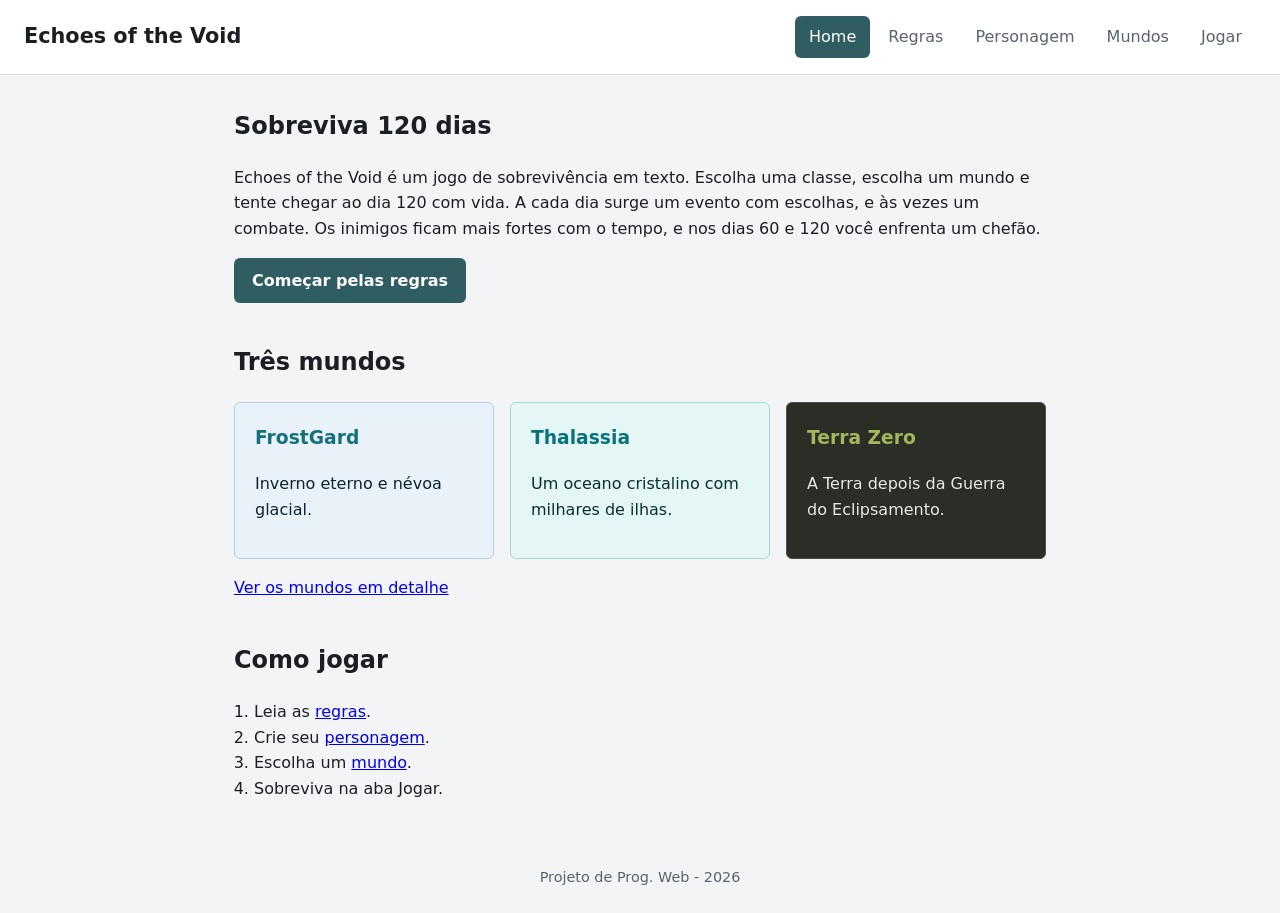
<file: index.html>
<!DOCTYPE html>
<html lang="pt-BR">
<head>
  <meta charset="UTF-8">
  <meta name="viewport" content="width=device-width, initial-scale=1.0">
  <title>Echoes of the Void - Home</title>
  <link rel="stylesheet" href="css/style.css">
</head>
<body data-pagina="index">
  <header class="topo">
    <h1 class="logo">Echoes of the Void</h1>
    <nav id="menu"></nav>
  </header>

  <main class="conteudo">
    <section>
      <h2>Sobreviva 120 dias</h2>
      <p>Echoes of the Void é um jogo de sobrevivência em texto. Escolha uma classe, escolha um mundo e tente chegar ao dia 120 com vida. A cada dia surge um evento com escolhas, e às vezes um combate. Os inimigos ficam mais fortes com o tempo, e nos dias 60 e 120 você enfrenta um chefão.</p>
      <a class="botao" href="regras.html">Começar pelas regras</a>
    </section>

    <section>
      <h2>Três mundos</h2>
      <div class="grade-mundos">
        <article class="mundo" data-mundo="frostgard">
          <h3>FrostGard</h3>
          <p>Inverno eterno e névoa glacial.</p>
        </article>
        <article class="mundo" data-mundo="thalassia">
          <h3>Thalassia</h3>
          <p>Um oceano cristalino com milhares de ilhas.</p>
        </article>
        <article class="mundo" data-mundo="terrazero">
          <h3>Terra Zero</h3>
          <p>A Terra depois da Guerra do Eclipsamento.</p>
        </article>
      </div>
      <p><a href="mundos.html">Ver os mundos em detalhe</a></p>
    </section>

    <section>
      <h2>Como jogar</h2>
      <ol class="passos">
        <li>Leia as <a href="regras.html">regras</a>.</li>
        <li>Crie seu <a href="personagem.html">personagem</a>.</li>
        <li>Escolha um <a href="mundos.html">mundo</a>.</li>
        <li>Sobreviva na aba Jogar.</li>
      </ol>
    </section>
  </main>

  <footer class="rodape">Projeto de Prog. Web - 2026</footer>

  <script src="js/nav.js"></script>
</body>
</html>
</file>
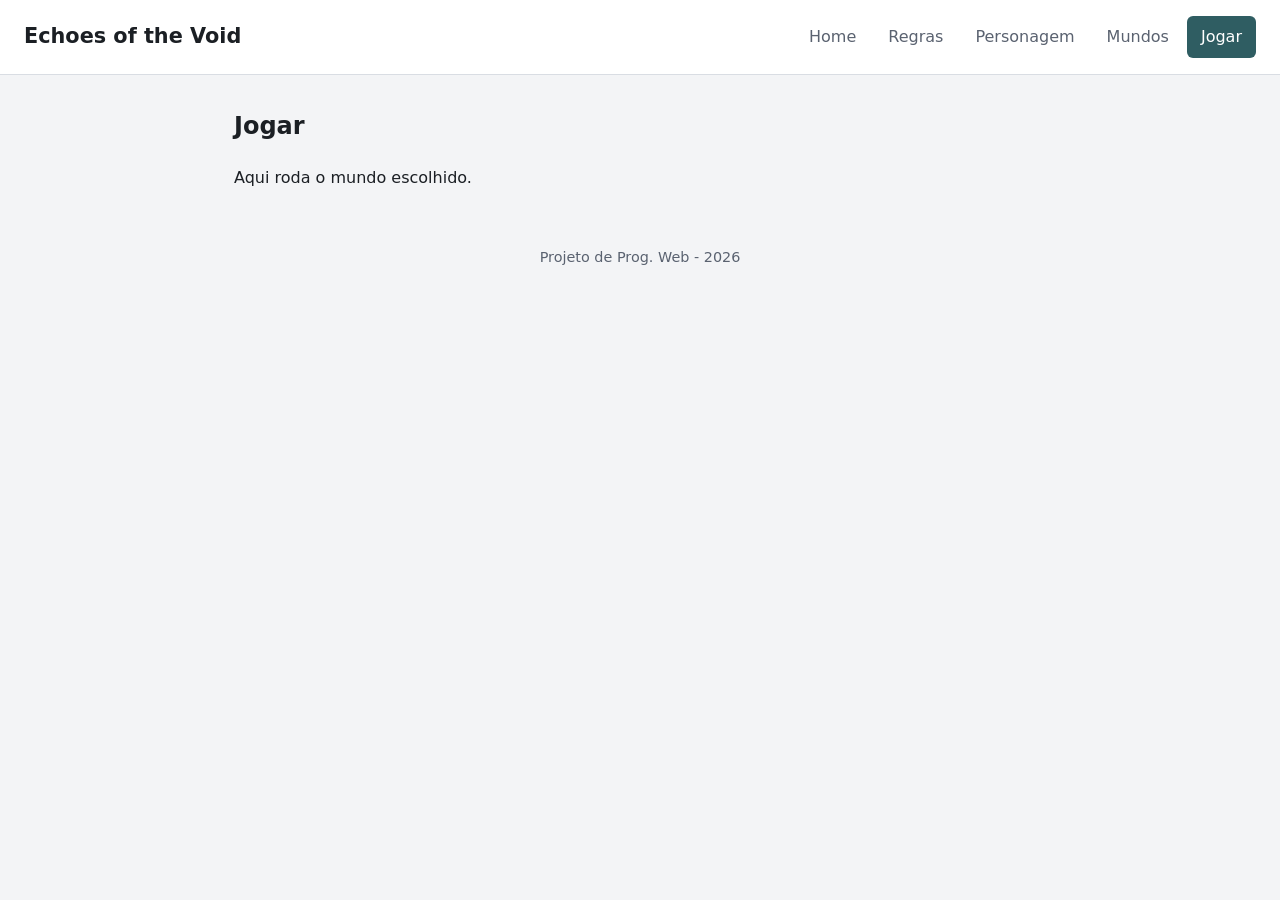
<file: jogar.html>
<!DOCTYPE html>
<html lang="pt-BR">
<head>
  <meta charset="UTF-8">
  <meta name="viewport" content="width=device-width, initial-scale=1.0">
  <title>Echoes of the Void - Jogar</title>
  <link rel="stylesheet" href="css/style.css">
</head>
<body data-pagina="jogar">
  <header class="topo">
    <h1 class="logo">Echoes of the Void</h1>
    <nav id="menu"></nav>
  </header>

  <main class="conteudo">
    <h2>Jogar</h2>
    <p>Aqui roda o mundo escolhido.</p>
  </main>

  <footer class="rodape">Projeto de Prog. Web - 2026</footer>

  <script src="js/nav.js"></script>
</body>
</html>
</file>
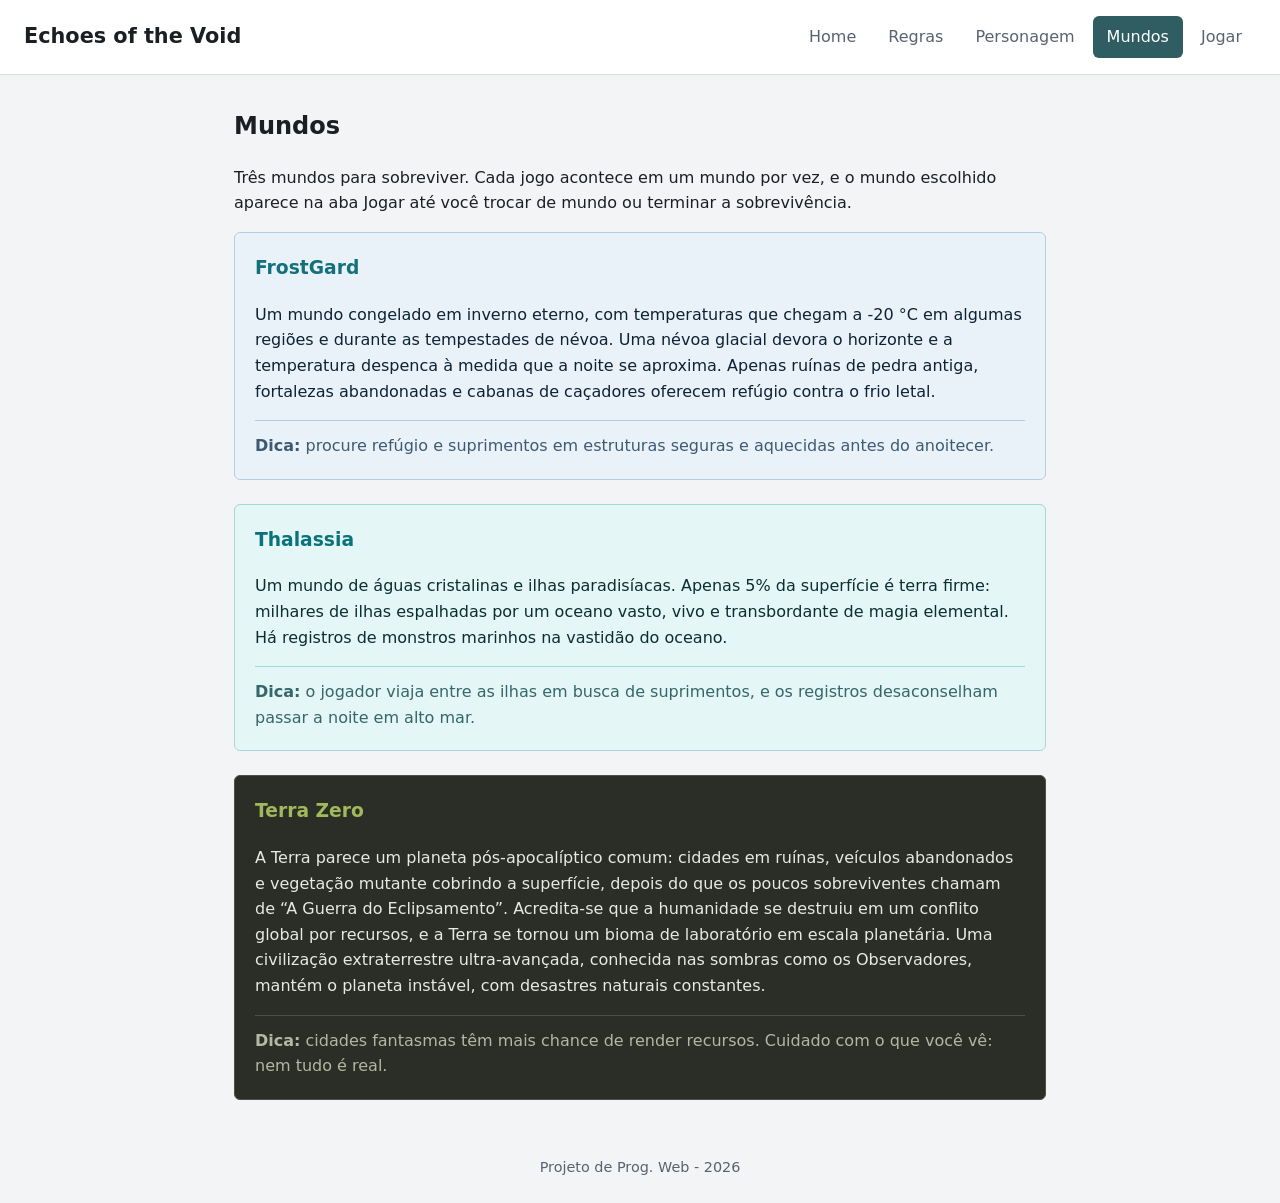
<file: mundos.html>
<!DOCTYPE html>
<html lang="pt-BR">
<head>
  <meta charset="UTF-8">
  <meta name="viewport" content="width=device-width, initial-scale=1.0">
  <title>Echoes of the Void - Mundos</title>
  <link rel="stylesheet" href="css/style.css">
</head>
<body data-pagina="mundos">
  <header class="topo">
    <h1 class="logo">Echoes of the Void</h1>
    <nav id="menu"></nav>
  </header>

  <main class="conteudo">
    <h2>Mundos</h2>
    <p>Três mundos para sobreviver. Cada jogo acontece em um mundo por vez, e o mundo escolhido aparece na aba Jogar até você trocar de mundo ou terminar a sobrevivência.</p>

    <div class="lista-mundos">
      <article class="mundo" data-mundo="frostgard">
        <h3>FrostGard</h3>
        <p>Um mundo congelado em inverno eterno, com temperaturas que chegam a -20 °C em algumas regiões e durante as tempestades de névoa. Uma névoa glacial devora o horizonte e a temperatura despenca à medida que a noite se aproxima. Apenas ruínas de pedra antiga, fortalezas abandonadas e cabanas de caçadores oferecem refúgio contra o frio letal.</p>
        <p class="dica"><strong>Dica:</strong> procure refúgio e suprimentos em estruturas seguras e aquecidas antes do anoitecer.</p>
      </article>

      <article class="mundo" data-mundo="thalassia">
        <h3>Thalassia</h3>
        <p>Um mundo de águas cristalinas e ilhas paradisíacas. Apenas 5% da superfície é terra firme: milhares de ilhas espalhadas por um oceano vasto, vivo e transbordante de magia elemental. Há registros de monstros marinhos na vastidão do oceano.</p>
        <p class="dica"><strong>Dica:</strong> o jogador viaja entre as ilhas em busca de suprimentos, e os registros desaconselham passar a noite em alto mar.</p>
      </article>

      <article class="mundo" data-mundo="terrazero">
        <h3>Terra Zero</h3>
        <p>A Terra parece um planeta pós-apocalíptico comum: cidades em ruínas, veículos abandonados e vegetação mutante cobrindo a superfície, depois do que os poucos sobreviventes chamam de “A Guerra do Eclipsamento”. Acredita-se que a humanidade se destruiu em um conflito global por recursos, e a Terra se tornou um bioma de laboratório em escala planetária. Uma civilização extraterrestre ultra-avançada, conhecida nas sombras como os Observadores, mantém o planeta instável, com desastres naturais constantes.</p>
        <p class="dica"><strong>Dica:</strong> cidades fantasmas têm mais chance de render recursos. Cuidado com o que você vê: nem tudo é real.</p>
      </article>
    </div>
  </main>

  <footer class="rodape">Projeto de Prog. Web - 2026</footer>

  <script src="js/nav.js"></script>
</body>
</html>
</file>
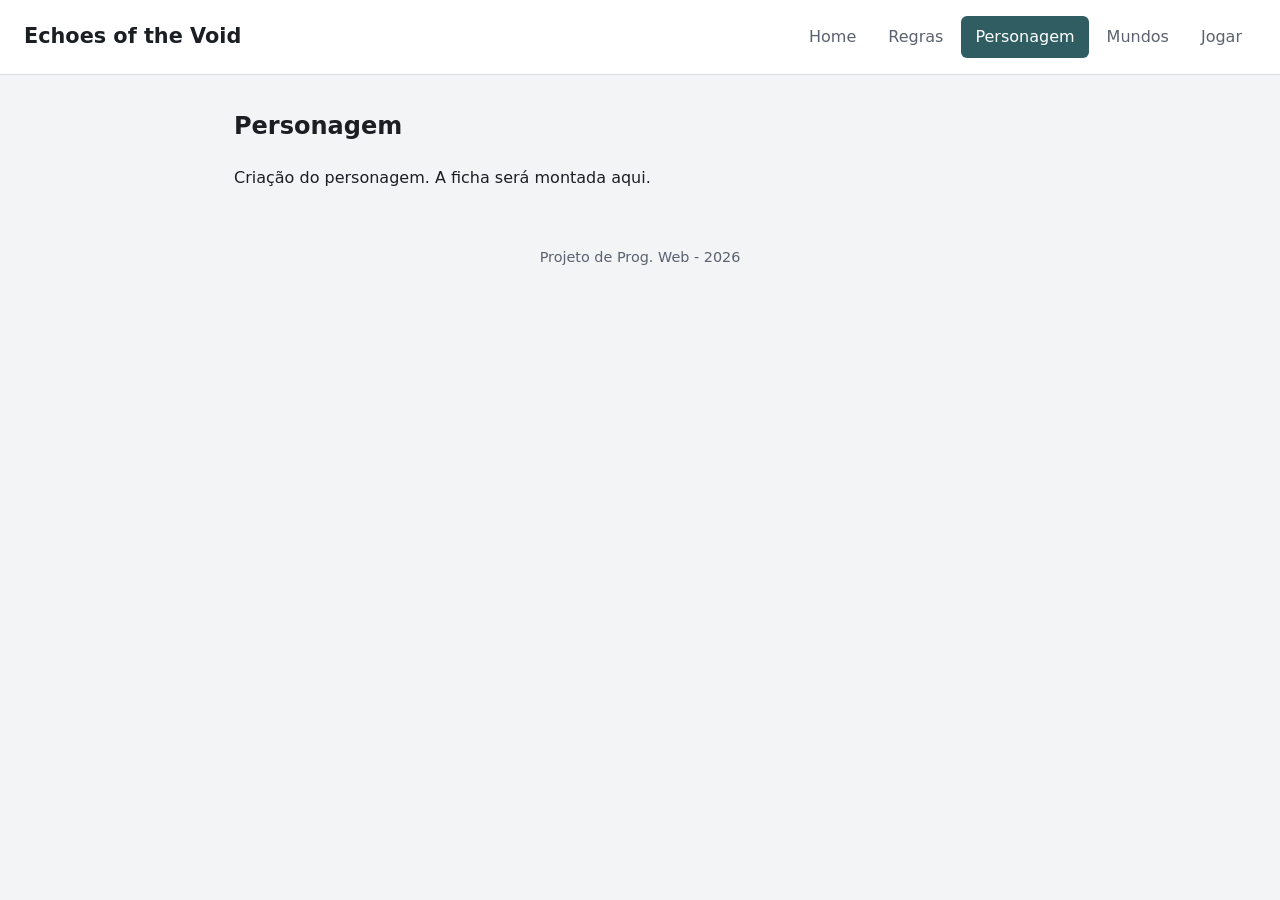
<file: personagem.html>
<!DOCTYPE html>
<html lang="pt-BR">
<head>
  <meta charset="UTF-8">
  <meta name="viewport" content="width=device-width, initial-scale=1.0">
  <title>Echoes of the Void - Personagem</title>
  <link rel="stylesheet" href="css/style.css">
</head>
<body data-pagina="personagem">
  <header class="topo">
    <h1 class="logo">Echoes of the Void</h1>
    <nav id="menu"></nav>
  </header>

  <main class="conteudo">
    <h2>Personagem</h2>
    <p>Criação do personagem. A ficha será montada aqui.</p>
  </main>

  <footer class="rodape">Projeto de Prog. Web - 2026</footer>

  <script src="js/nav.js"></script>
</body>
</html>
</file>
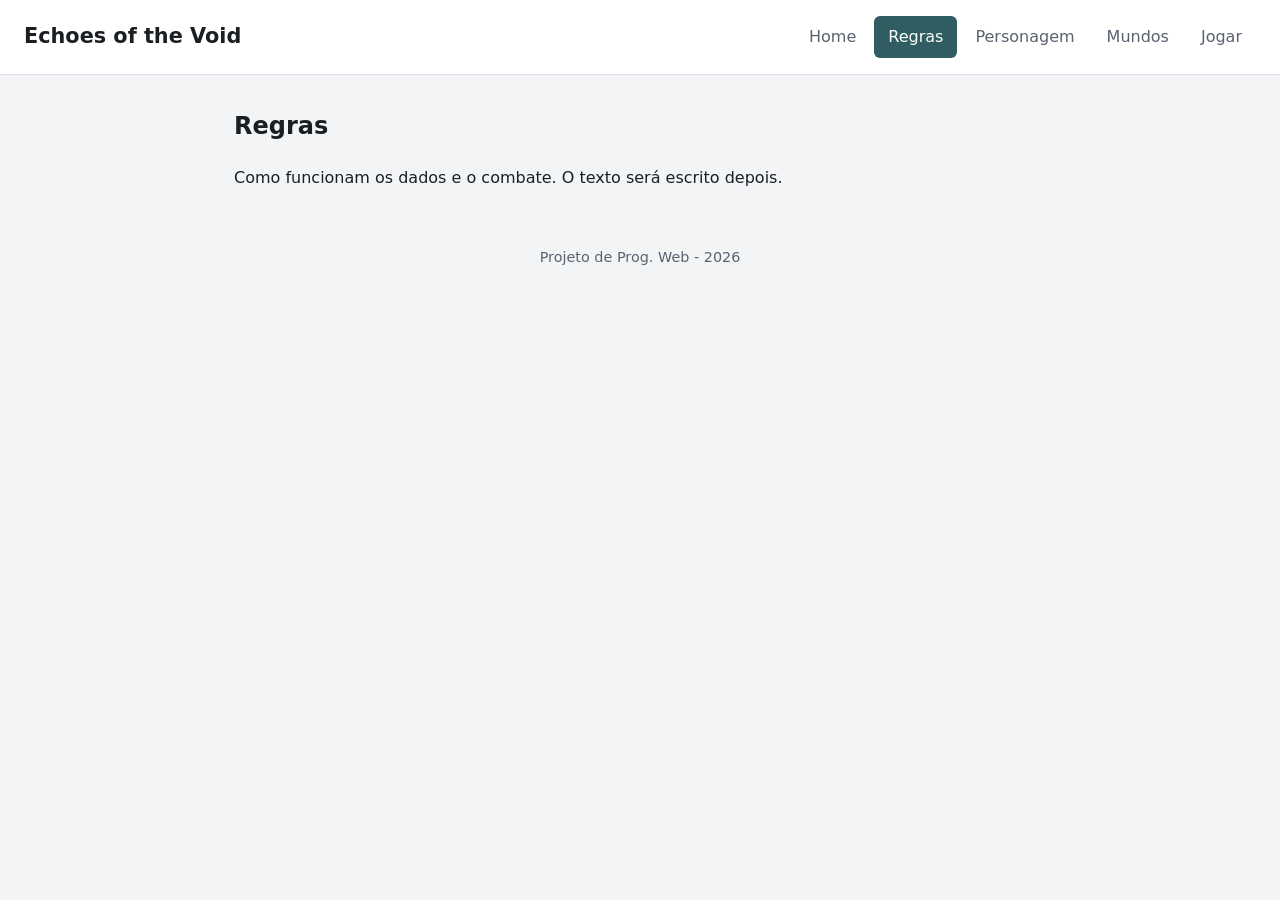
<file: regras.html>
<!DOCTYPE html>
<html lang="pt-BR">
<head>
  <meta charset="UTF-8">
  <meta name="viewport" content="width=device-width, initial-scale=1.0">
  <title>Echoes of the Void - Regras</title>
  <link rel="stylesheet" href="css/style.css">
</head>
<body data-pagina="regras">
  <header class="topo">
    <h1 class="logo">Echoes of the Void</h1>
    <nav id="menu"></nav>
  </header>

  <main class="conteudo">
    <h2>Regras</h2>
    <p>Como funcionam os dados e o combate. O texto será escrito depois.</p>
  </main>

  <footer class="rodape">Projeto de Prog. Web - 2026</footer>

  <script src="js/nav.js"></script>
</body>
</html>
</file>
<file: css/style.css>
/* ===== Variáveis: para trocar o visual do site, mude só estas linhas ===== */
:root {
  --cor-fundo: #f3f4f6;
  --cor-superficie: #ffffff;
  --cor-texto: #1b1f24;
  --cor-texto-suave: #5a6270;
  --cor-destaque: #2f5d62;
  --cor-sobre-destaque: #ffffff; /* cor do texto quando o fundo é a cor de destaque */
  --cor-borda: #d9dde3;
  --fonte: system-ui, -apple-system, "Segoe UI", Roboto, sans-serif;
  --raio: 6px;
}

/* ===== Temas dos mundos =====
   Quem tiver data-mundo="..." troca as variáveis acima só para si e para os filhos. */
[data-mundo="frostgard"] {
  --cor-fundo: #d5e6f2;
  --cor-superficie: #e9f2f9;
  --cor-texto: #0f2233;
  --cor-texto-suave: #3e5a73;
  --cor-destaque: #14707a;
  --cor-sobre-destaque: #ffffff;
  --cor-borda: #b4cfe2;
}

[data-mundo="thalassia"] {
  --cor-fundo: #cdeeea;
  --cor-superficie: #e4f6f5;
  --cor-texto: #0b2e33;
  --cor-texto-suave: #35666b;
  --cor-destaque: #08737a;
  --cor-sobre-destaque: #ffffff;
  --cor-borda: #a5d8d6;
}

[data-mundo="terrazero"] {
  --cor-fundo: #1f221c;
  --cor-superficie: #2a2e27;
  --cor-texto: #e8eadf;
  --cor-texto-suave: #b2b8a3;
  --cor-destaque: #a3b85a;
  --cor-sobre-destaque: #1c2018;
  --cor-borda: #4a5043;
}

* {
  box-sizing: border-box;
}

body {
  margin: 0;
  background: var(--cor-fundo);
  color: var(--cor-texto);
  font-family: var(--fonte);
  line-height: 1.6;
}

/* ===== Topo e menu ===== */
.topo {
  display: flex;
  flex-wrap: wrap;
  align-items: center;
  justify-content: space-between;
  gap: 12px 24px;
  padding: 16px 24px;
  background: var(--cor-superficie);
  border-bottom: 1px solid var(--cor-borda);
}

.logo {
  margin: 0;
  font-size: 1.3rem;
}

#menu {
  display: flex;
  flex-wrap: wrap;
  gap: 4px;
}

#menu a {
  padding: 8px 14px;
  border-radius: var(--raio);
  color: var(--cor-texto-suave);
  text-decoration: none;
}

#menu a:hover {
  background: var(--cor-fundo);
  color: var(--cor-texto);
}

#menu a.ativo {
  background: var(--cor-destaque);
  color: var(--cor-sobre-destaque);
}

a:focus-visible {
  outline: 3px solid var(--cor-destaque);
  outline-offset: 2px;
}

/* ===== Conteúdo e rodapé ===== */
.conteudo {
  max-width: 860px;
  margin: 32px auto;
  padding: 0 24px;
}

.conteudo section {
  margin-bottom: 40px;
}

.rodape {
  padding: 24px;
  text-align: center;
  color: var(--cor-texto-suave);
  font-size: 0.9rem;
}

/* ===== Botão ===== */
.botao {
  display: inline-block;
  padding: 10px 18px;
  border-radius: var(--raio);
  background: var(--cor-destaque);
  color: var(--cor-sobre-destaque);
  font-weight: 600;
  text-decoration: none;
}

.botao:hover {
  filter: brightness(1.1);
}

/* ===== Cartões de mundo ===== */
.mundo {
  padding: 20px;
  border: 1px solid var(--cor-borda);
  border-radius: var(--raio);
  background: var(--cor-superficie);
  color: var(--cor-texto);
}

.mundo h3 {
  margin-top: 0;
  color: var(--cor-destaque);
}

.mundo .dica {
  margin: 16px 0 0;
  padding-top: 12px;
  border-top: 1px solid var(--cor-borda);
  color: var(--cor-texto-suave);
}

.grade-mundos {
  display: grid;
  grid-template-columns: repeat(auto-fit, minmax(220px, 1fr));
  gap: 16px;
}

.lista-mundos {
  display: grid;
  gap: 24px;
}

/* ===== Home: passos de como jogar ===== */
.passos {
  padding-left: 20px;
}
</file>
